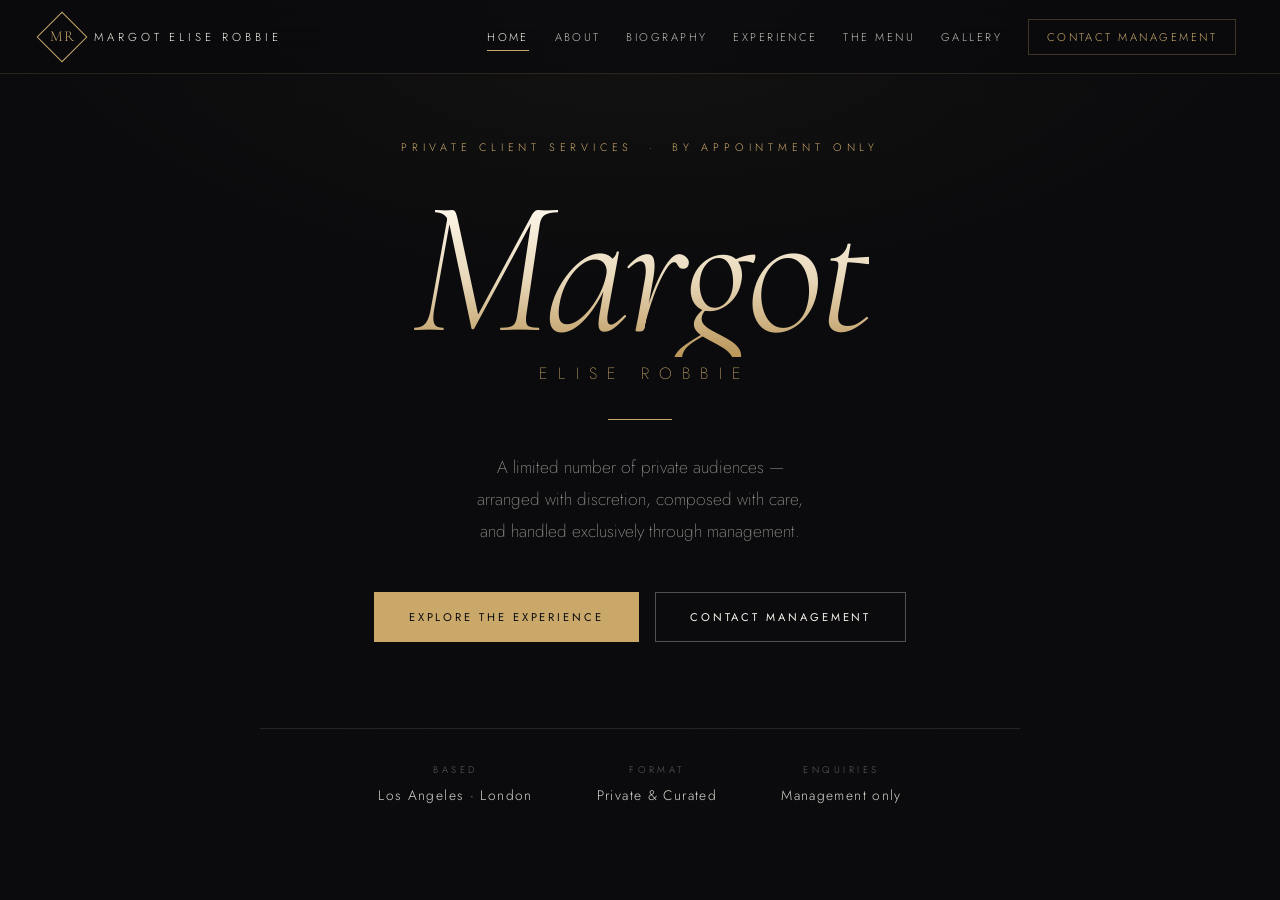
<file: index.html>
<!DOCTYPE html>
<html lang="en">
<head>
<meta charset="utf-8">
<meta name="viewport" content="width=device-width, initial-scale=1">
<title>Margot Elise Robbie — Private Meet &amp; Greet · By Appointment Only</title>
<meta name="description" content="Private, curated meet and greet experiences with Margot Elise Robbie. All enquiries, scheduling and arrangements handled exclusively through management.">
<link rel="preconnect" href="https://fonts.googleapis.com">
<link rel="preconnect" href="https://fonts.gstatic.com" crossorigin>
<link href="https://fonts.googleapis.com/css2?family=Cormorant+Garamond:ital,wght@0,300;0,400;0,500;0,600;1,300;1,400&family=Jost:wght@200;300;400;500&family=Playfair+Display:ital,wght@0,400;0,500;1,400&display=swap" rel="stylesheet">
<link rel="stylesheet" href="style.css">
</head>
<body data-page="home">

<header class="nav" id="nav">
  <a class="brand" href="index.html" aria-label="Margot Elise Robbie — home">
    <span class="brand__mark"><span>MR</span></span>
    <span class="brand__text">Margot Elise Robbie</span>
  </a>
  <nav class="nav__links" id="navLinks" aria-label="Primary">
    <a href="index.html">Home</a>
    <a href="about.html">About</a>
    <a href="biography.html">Biography</a>
    <a href="experience.html">Experience</a>
    <a href="menu.html">The Menu</a>
    <a href="gallery.html">Gallery</a>
    <a href="contact.html" class="nav__cta">Contact Management</a>
  </nav>
  <button class="nav__toggle" id="navToggle" aria-label="Open menu" aria-expanded="false" aria-controls="navLinks">
    <span></span><span></span>
  </button>
</header>

<main>
  <section class="hero">
    <div class="hero__bg" aria-hidden="true"></div>

    <div class="hero__inner stagger">
      <p class="eyebrow">Private Client Services &nbsp;·&nbsp; By Appointment Only</p>

      <h1 class="hero__name">
        <span class="hero__first">Margot</span>
        <span class="hero__last">Elise Robbie</span>
      </h1>

      <div class="rule"></div>

      <p class="hero__lede">
        A limited number of private audiences — arranged with discretion,
        composed with care, and handled exclusively through management.
      </p>

      <div class="hero__actions">
        <a class="btn btn--gold" href="experience.html">Explore the Experience</a>
        <a class="btn btn--ghost" href="contact.html">Contact Management</a>
      </div>

      <dl class="hero__meta">
        <div><dt>Based</dt><dd>Los Angeles · London</dd></div>
        <div><dt>Format</dt><dd>Private &amp; Curated</dd></div>
        <div><dt>Enquiries</dt><dd>Management only</dd></div>
      </dl>
    </div>
  </section>
</main>

<script src="script.js"></script>
</body>
</html>
</file>
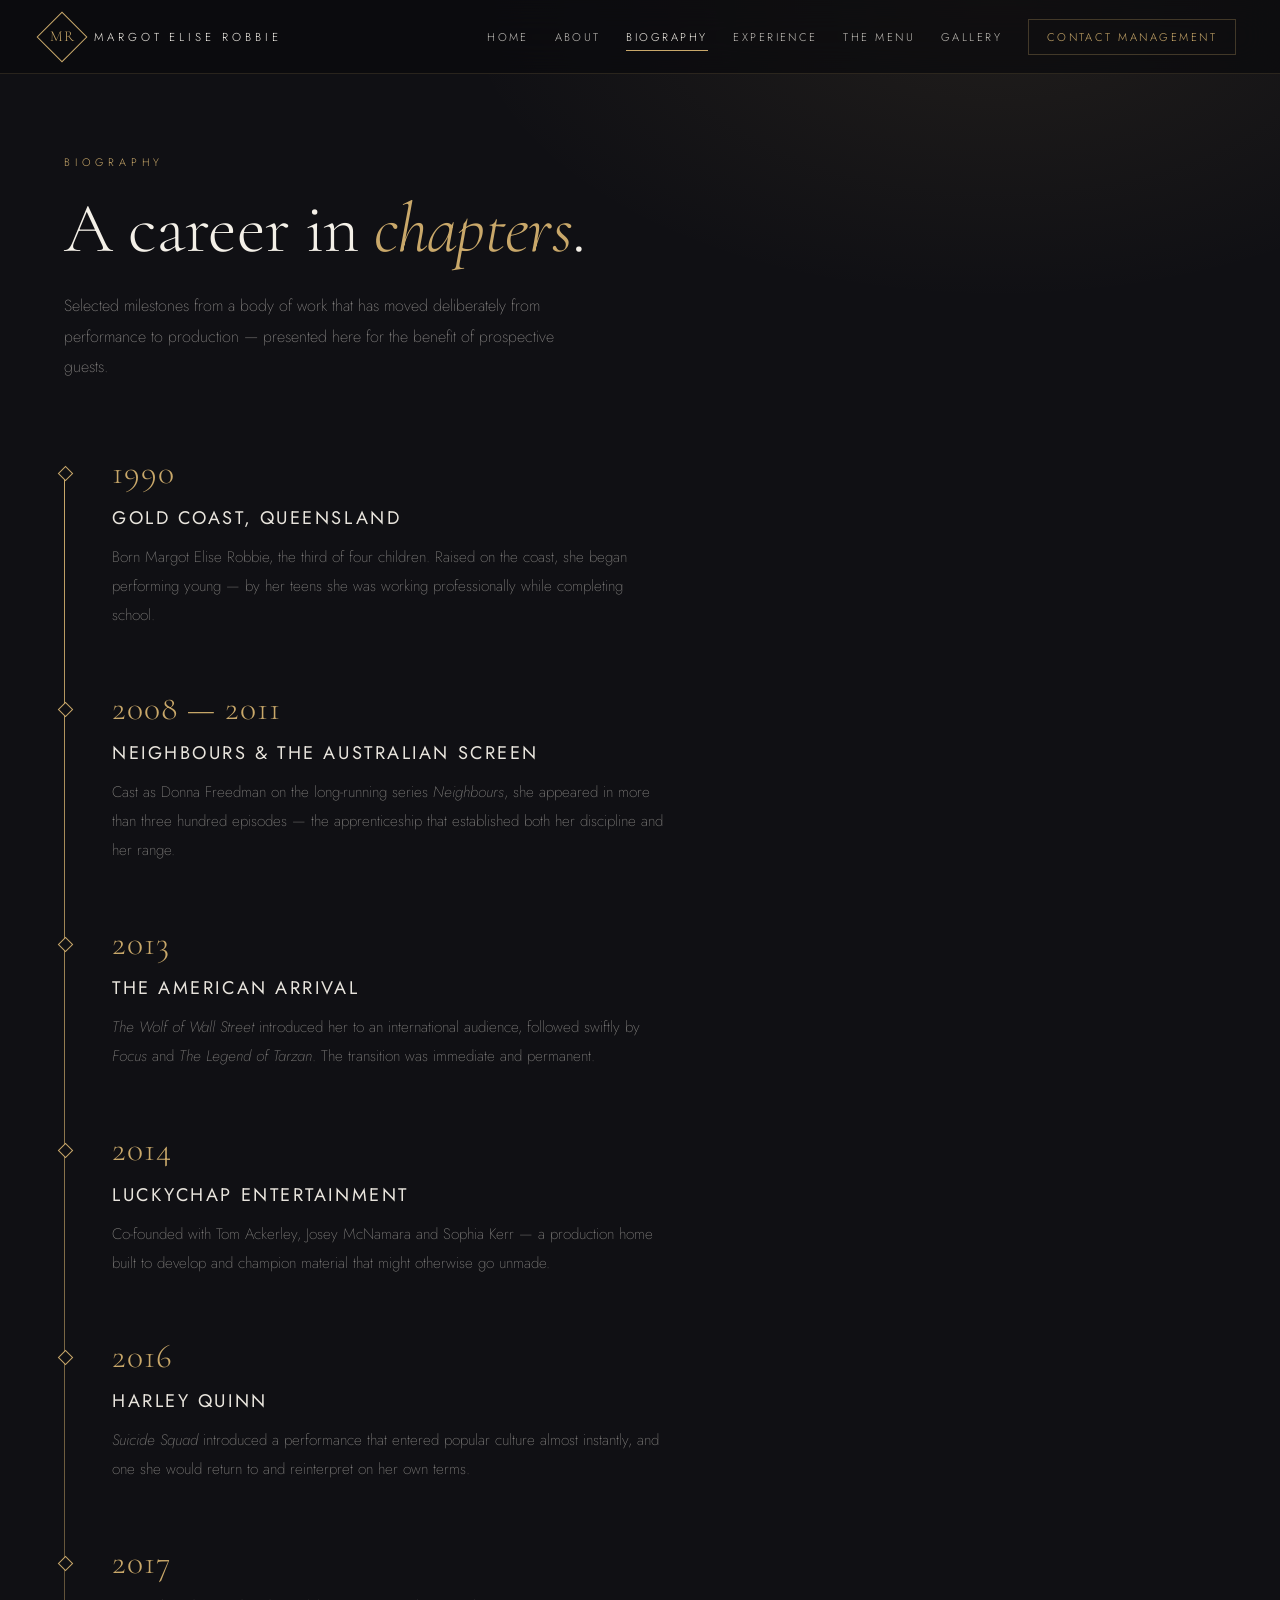
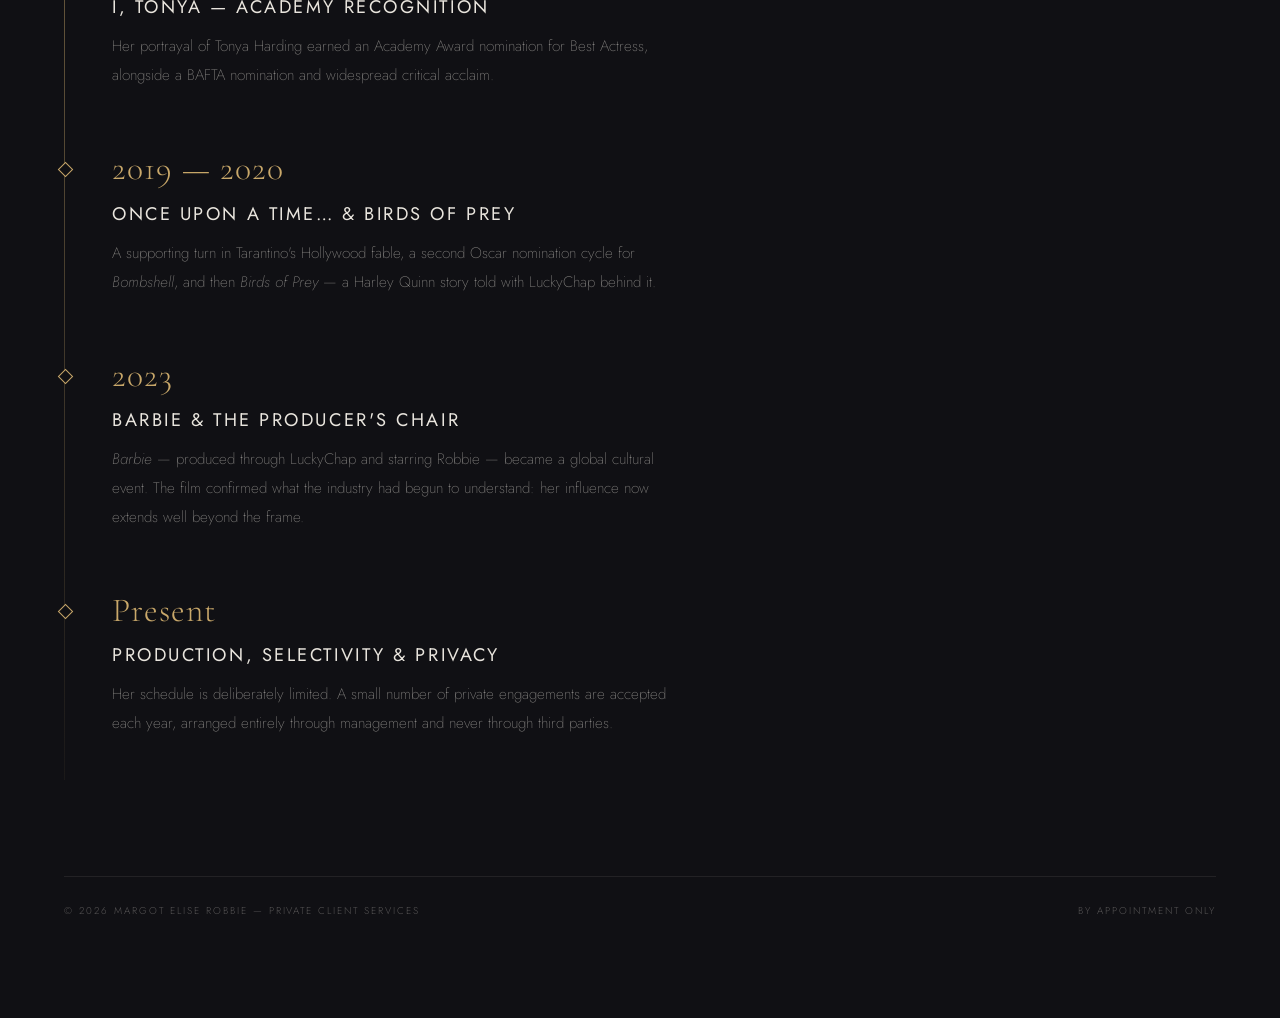
<file: biography.html>
<!DOCTYPE html>
<html lang="en">
<head>
<meta charset="utf-8">
<meta name="viewport" content="width=device-width, initial-scale=1">
<title>Biography — Margot Elise Robbie · By Appointment Only</title>
<meta name="description" content="Selected milestones from the career of Margot Elise Robbie — from Neighbours to LuckyChap and Barbie.">
<link rel="preconnect" href="https://fonts.googleapis.com">
<link rel="preconnect" href="https://fonts.gstatic.com" crossorigin>
<link href="https://fonts.googleapis.com/css2?family=Cormorant+Garamond:ital,wght@0,300;0,400;0,500;0,600;1,300;1,400&family=Jost:wght@200;300;400;500&family=Playfair+Display:ital,wght@0,400;0,500;1,400&display=swap" rel="stylesheet">
<link rel="stylesheet" href="style.css">
</head>
<body data-page="biography">

<header class="nav" id="nav">
  <a class="brand" href="index.html" aria-label="Margot Elise Robbie — home">
    <span class="brand__mark"><span>MR</span></span>
    <span class="brand__text">Margot Elise Robbie</span>
  </a>
  <nav class="nav__links" id="navLinks" aria-label="Primary">
    <a href="index.html">Home</a>
    <a href="about.html">About</a>
    <a href="biography.html">Biography</a>
    <a href="experience.html">Experience</a>
    <a href="menu.html">The Menu</a>
    <a href="gallery.html">Gallery</a>
    <a href="contact.html" class="nav__cta">Contact Management</a>
  </nav>
  <button class="nav__toggle" id="navToggle" aria-label="Open menu" aria-expanded="false" aria-controls="navLinks">
    <span></span><span></span>
  </button>
</header>

<main class="wrap pad">

  <div class="head stagger">
    <p class="eyebrow">Biography</p>
    <h1 class="sec-title">A career in <em>chapters</em>.</h1>
    <p class="sec-lede">
      Selected milestones from a body of work that has moved deliberately from
      performance to production — presented here for the benefit of prospective guests.
    </p>
  </div>

  <div class="tl stagger">

    <article class="tl__item">
      <p class="tl__year">1990</p>
      <h2 class="tl__title">Gold Coast, Queensland</h2>
      <p class="tl__text">
        Born Margot Elise Robbie, the third of four children. Raised on the coast,
        she began performing young — by her teens she was working professionally
        while completing school.
      </p>
    </article>

    <article class="tl__item">
      <p class="tl__year">2008 — 2011</p>
      <h2 class="tl__title">Neighbours &amp; the Australian Screen</h2>
      <p class="tl__text">
        Cast as Donna Freedman on the long-running series <em>Neighbours</em>, she
        appeared in more than three hundred episodes — the apprenticeship that
        established both her discipline and her range.
      </p>
    </article>

    <article class="tl__item">
      <p class="tl__year">2013</p>
      <h2 class="tl__title">The American Arrival</h2>
      <p class="tl__text">
        <em>The Wolf of Wall Street</em> introduced her to an international audience,
        followed swiftly by <em>Focus</em> and <em>The Legend of Tarzan</em>. The
        transition was immediate and permanent.
      </p>
    </article>

    <article class="tl__item">
      <p class="tl__year">2014</p>
      <h2 class="tl__title">LuckyChap Entertainment</h2>
      <p class="tl__text">
        Co-founded with Tom Ackerley, Josey McNamara and Sophia Kerr — a production
        home built to develop and champion material that might otherwise go unmade.
      </p>
    </article>

    <article class="tl__item">
      <p class="tl__year">2016</p>
      <h2 class="tl__title">Harley Quinn</h2>
      <p class="tl__text">
        <em>Suicide Squad</em> introduced a performance that entered popular culture
        almost instantly, and one she would return to and reinterpret on her own terms.
      </p>
    </article>

    <article class="tl__item">
      <p class="tl__year">2017</p>
      <h2 class="tl__title">I, Tonya — Academy Recognition</h2>
      <p class="tl__text">
        Her portrayal of Tonya Harding earned an Academy Award nomination for Best
        Actress, alongside a BAFTA nomination and widespread critical acclaim.
      </p>
    </article>

    <article class="tl__item">
      <p class="tl__year">2019 — 2020</p>
      <h2 class="tl__title">Once Upon a Time… &amp; Birds of Prey</h2>
      <p class="tl__text">
        A supporting turn in Tarantino's Hollywood fable, a second Oscar nomination
        cycle for <em>Bombshell</em>, and then <em>Birds of Prey</em> — a Harley Quinn
        story told with LuckyChap behind it.
      </p>
    </article>

    <article class="tl__item">
      <p class="tl__year">2023</p>
      <h2 class="tl__title">Barbie &amp; the Producer's Chair</h2>
      <p class="tl__text">
        <em>Barbie</em> — produced through LuckyChap and starring Robbie — became a
        global cultural event. The film confirmed what the industry had begun to
        understand: her influence now extends well beyond the frame.
      </p>
    </article>

    <article class="tl__item">
      <p class="tl__year">Present</p>
      <h2 class="tl__title">Production, Selectivity &amp; Privacy</h2>
      <p class="tl__text">
        Her schedule is deliberately limited. A small number of private engagements
        are accepted each year, arranged entirely through management and never
        through third parties.
      </p>
    </article>

  </div>

  <footer class="foot">
    <span>© <span id="year">2025</span> Margot Elise Robbie — Private Client Services</span>
    <span>By appointment only</span>
  </footer>
</main>

<script src="script.js"></script>
</body>
</html>
</file>
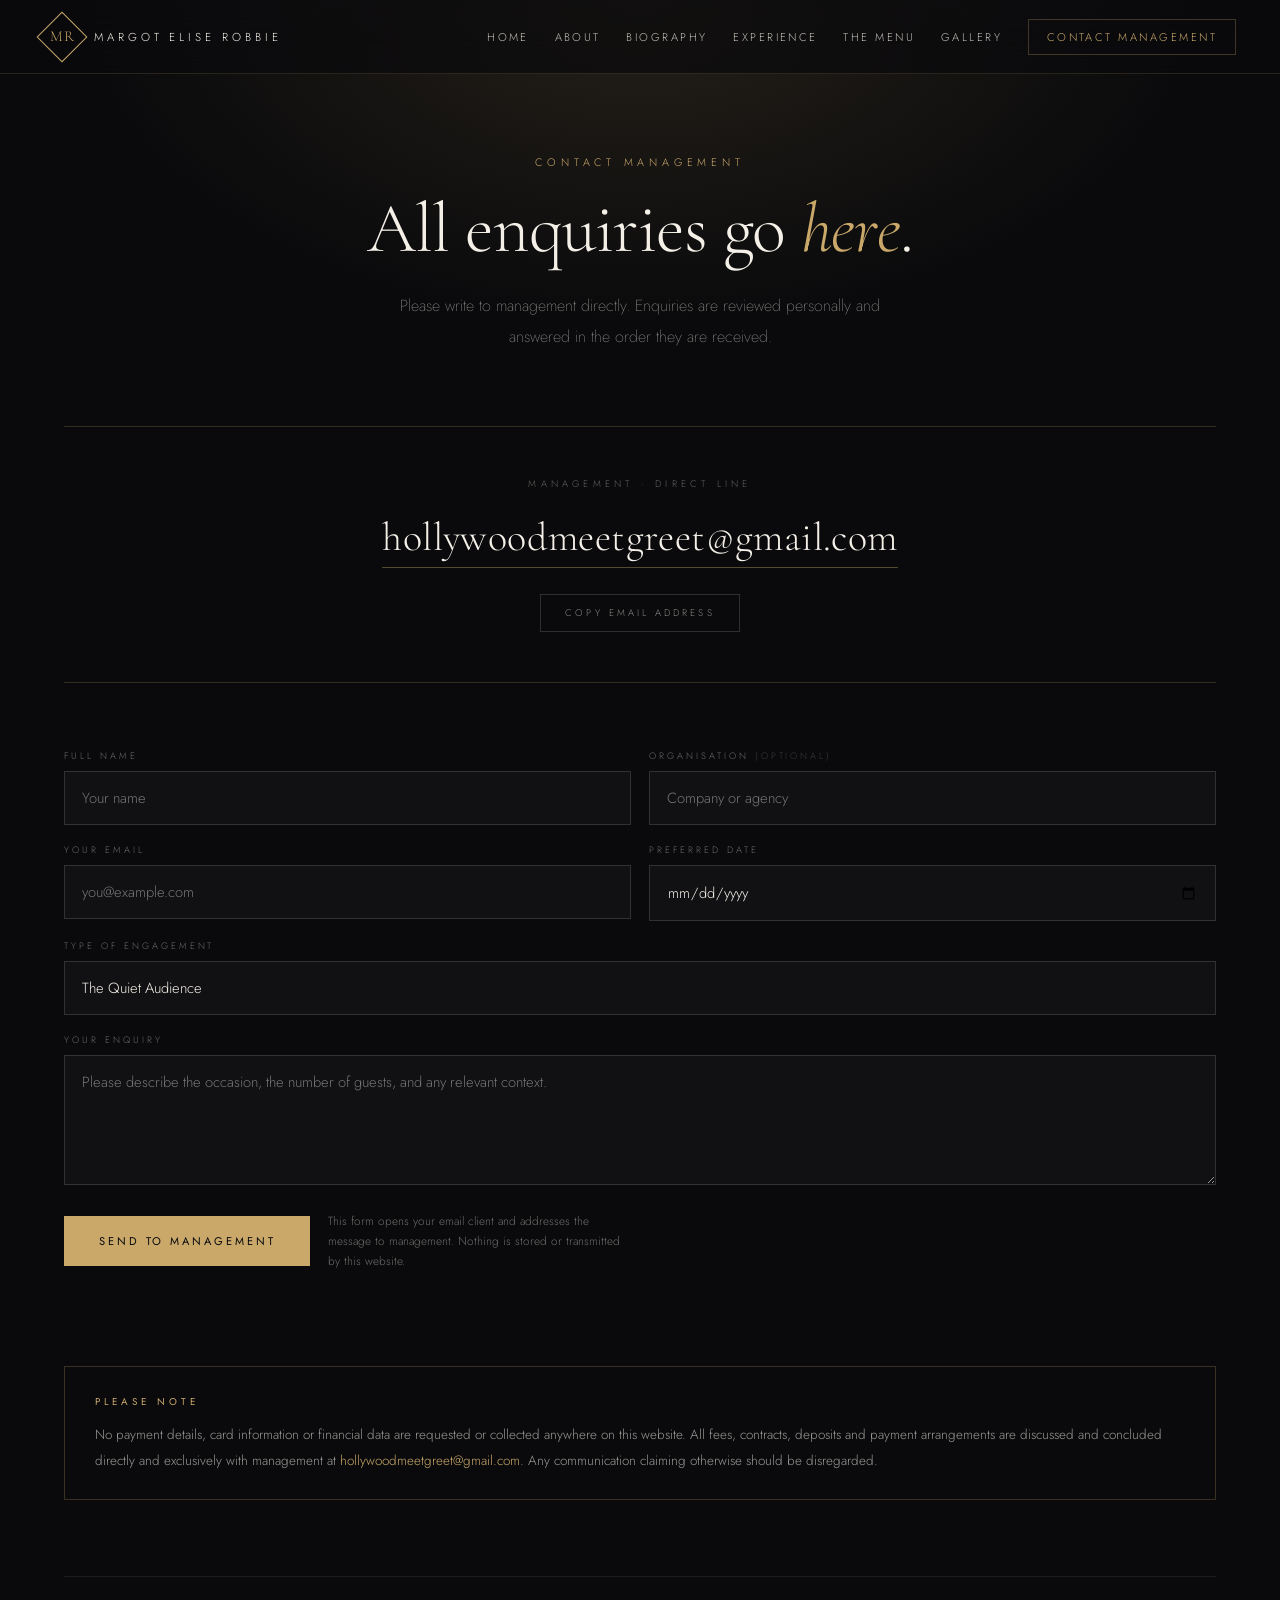
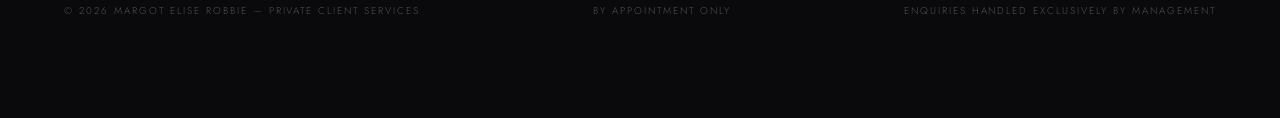
<file: contact.html>
<!DOCTYPE html>
<html lang="en">
<head>
<meta charset="utf-8">
<meta name="viewport" content="width=device-width, initial-scale=1">
<title>Contact Management — Margot Elise Robbie · By Appointment Only</title>
<meta name="description" content="All meet and greet enquiries are handled exclusively by management at hollywoodmeetgreet@gmail.com.">
<link rel="preconnect" href="https://fonts.googleapis.com">
<link rel="preconnect" href="https://fonts.gstatic.com" crossorigin>
<link href="https://fonts.googleapis.com/css2?family=Cormorant+Garamond:ital,wght@0,300;0,400;0,500;0,600;1,300;1,400&family=Jost:wght@200;300;400;500&family=Playfair+Display:ital,wght@0,400;0,500;1,400&display=swap" rel="stylesheet">
<link rel="stylesheet" href="style.css">
</head>
<body data-page="contact">

<header class="nav" id="nav">
  <a class="brand" href="index.html" aria-label="Margot Elise Robbie — home">
    <span class="brand__mark"><span>MR</span></span>
    <span class="brand__text">Margot Elise Robbie</span>
  </a>
  <nav class="nav__links" id="navLinks" aria-label="Primary">
    <a href="index.html">Home</a>
    <a href="about.html">About</a>
    <a href="biography.html">Biography</a>
    <a href="experience.html">Experience</a>
    <a href="menu.html">The Menu</a>
    <a href="gallery.html">Gallery</a>
    <a href="contact.html" class="nav__cta">Contact Management</a>
  </nav>
  <button class="nav__toggle" id="navToggle" aria-label="Open menu" aria-expanded="false" aria-controls="navLinks">
    <span></span><span></span>
  </button>
</header>

<main class="wrap pad" id="contact">

  <div class="head stagger">
    <p class="eyebrow">Contact Management</p>
    <h1 class="sec-title">All enquiries go <em>here</em>.</h1>
    <p class="sec-lede">
      Please write to management directly. Enquiries are reviewed personally and
      answered in the order they are received.
    </p>
  </div>

  <div class="email-block stagger">
    <p class="email-block__label">Management · Direct Line</p>
    <a class="email" href="mailto:hollywoodmeetgreet@gmail.com">hollywoodmeetgreet@gmail.com</a>
    <button class="copy-btn" id="copyBtn" type="button" data-email="hollywoodmeetgreet@gmail.com">Copy email address</button>
  </div>

  <form class="form stagger" id="enquiryForm" novalidate>
    <div class="field">
      <label for="f-name">Full name</label>
      <input id="f-name" name="name" type="text" autocomplete="name" placeholder="Your name" required>
    </div>
    <div class="field">
      <label for="f-org">Organisation <span style="opacity:.5">(optional)</span></label>
      <input id="f-org" name="organisation" type="text" placeholder="Company or agency">
    </div>
    <div class="field">
      <label for="f-email">Your email</label>
      <input id="f-email" name="email" type="email" autocomplete="email" placeholder="you@example.com" required>
    </div>
    <div class="field">
      <label for="f-date">Preferred date</label>
      <input id="f-date" name="date" type="date">
    </div>
    <div class="field field--full">
      <label for="f-type">Type of engagement</label>
      <select id="f-type" name="type">
        <option>The Quiet Audience</option>
        <option>The Evening Reception</option>
        <option>The Press Roundtable</option>
        <option>The Studio Session</option>
        <option>Red Carpet Access</option>
        <option>Private Screening &amp; Q&amp;A</option>
        <option>The Chef's Table</option>
        <option>The Long Lunch</option>
        <option>The Producer's Masterclass</option>
        <option>One-to-One Mentorship</option>
        <option>Other / not sure yet</option>
      </select>
    </div>
    <div class="field field--full">
      <label for="f-msg">Your enquiry</label>
      <textarea id="f-msg" name="message" placeholder="Please describe the occasion, the number of guests, and any relevant context." required></textarea>
    </div>

    <div class="form__actions">
      <button class="btn btn--gold" type="submit">Send to Management</button>
      <p class="form__note">
        This form opens your email client and addresses the message to management.
        Nothing is stored or transmitted by this website.
      </p>
    </div>
    <p id="formStatus" role="status" aria-live="polite"></p>
  </form>

  <div class="assurance stagger">
    <strong>Please note</strong>
    No payment details, card information or financial data are requested or collected
    anywhere on this website. All fees, contracts, deposits and payment arrangements
    are discussed and concluded directly and exclusively with management at
    <a href="mailto:hollywoodmeetgreet@gmail.com">hollywoodmeetgreet@gmail.com</a>.
    Any communication claiming otherwise should be disregarded.
  </div>

  <footer class="foot">
    <span>© <span id="year">2025</span> Margot Elise Robbie — Private Client Services</span>
    <span>By appointment only</span>
    <span>Enquiries handled exclusively by management</span>
  </footer>
</main>

<script src="script.js"></script>
</body>
</html>
</file>
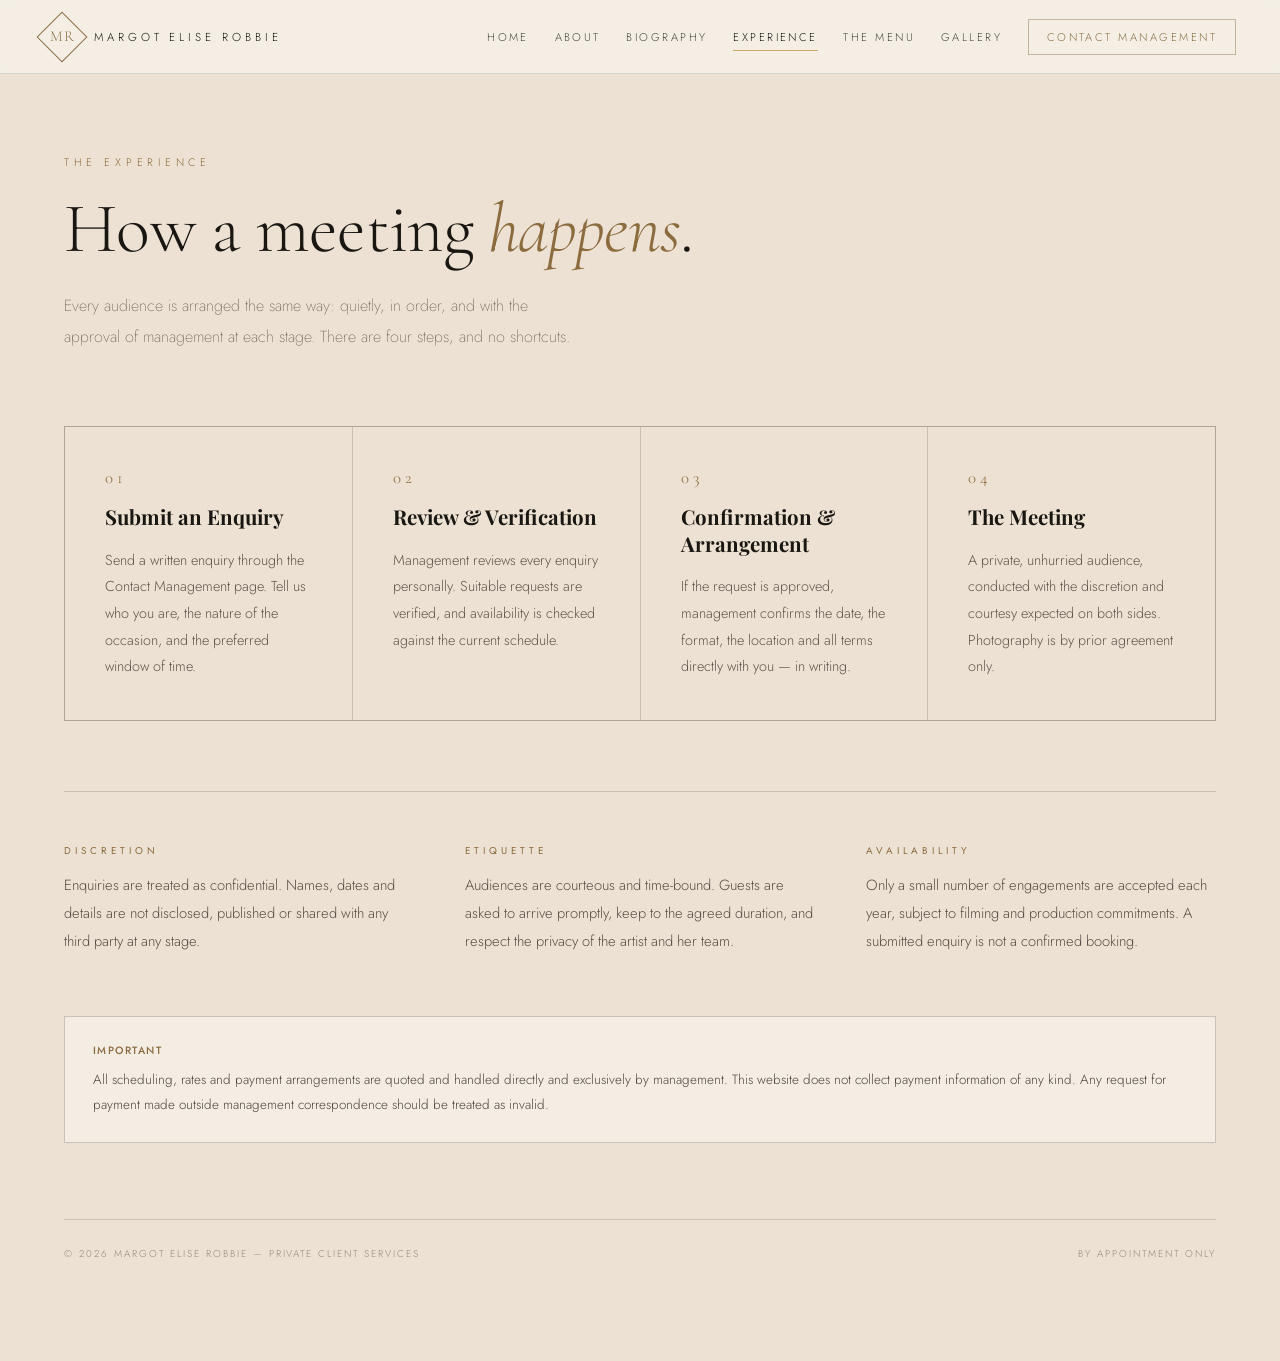
<file: experience.html>
<!DOCTYPE html>
<html lang="en">
<head>
<meta charset="utf-8">
<meta name="viewport" content="width=device-width, initial-scale=1">
<title>The Experience — Margot Elise Robbie · By Appointment Only</title>
<meta name="description" content="How a private meeting with Margot Elise Robbie is arranged — enquiry, review, confirmation and the meeting itself.">
<link rel="preconnect" href="https://fonts.googleapis.com">
<link rel="preconnect" href="https://fonts.gstatic.com" crossorigin>
<link href="https://fonts.googleapis.com/css2?family=Cormorant+Garamond:ital,wght@0,300;0,400;0,500;0,600;1,300;1,400&family=Jost:wght@200;300;400;500&family=Playfair+Display:ital,wght@0,400;0,500;1,400&display=swap" rel="stylesheet">
<link rel="stylesheet" href="style.css">
</head>
<body data-page="experience">

<header class="nav nav--light" id="nav">
  <a class="brand" href="index.html" aria-label="Margot Elise Robbie — home">
    <span class="brand__mark"><span>MR</span></span>
    <span class="brand__text">Margot Elise Robbie</span>
  </a>
  <nav class="nav__links" id="navLinks" aria-label="Primary">
    <a href="index.html">Home</a>
    <a href="about.html">About</a>
    <a href="biography.html">Biography</a>
    <a href="experience.html">Experience</a>
    <a href="menu.html">The Menu</a>
    <a href="gallery.html">Gallery</a>
    <a href="contact.html" class="nav__cta">Contact Management</a>
  </nav>
  <button class="nav__toggle" id="navToggle" aria-label="Open menu" aria-expanded="false" aria-controls="navLinks">
    <span></span><span></span>
  </button>
</header>

<main class="wrap pad">

  <div class="head stagger">
    <p class="eyebrow">The Experience</p>
    <h1 class="sec-title">How a meeting <em>happens</em>.</h1>
    <p class="sec-lede">
      Every audience is arranged the same way: quietly, in order, and with the
      approval of management at each stage. There are four steps, and no shortcuts.
    </p>
  </div>

  <div class="steps stagger">

    <article class="step">
      <p class="step__num">01</p>
      <h2 class="step__name">Submit an Enquiry</h2>
      <p class="step__text">
        Send a written enquiry through the Contact Management page. Tell us who you
        are, the nature of the occasion, and the preferred window of time.
      </p>
    </article>

    <article class="step">
      <p class="step__num">02</p>
      <h2 class="step__name">Review &amp; Verification</h2>
      <p class="step__text">
        Management reviews every enquiry personally. Suitable requests are verified,
        and availability is checked against the current schedule.
      </p>
    </article>

    <article class="step">
      <p class="step__num">03</p>
      <h2 class="step__name">Confirmation &amp; Arrangement</h2>
      <p class="step__text">
        If the request is approved, management confirms the date, the format, the
        location and all terms directly with you — in writing.
      </p>
    </article>

    <article class="step">
      <p class="step__num">04</p>
      <h2 class="step__name">The Meeting</h2>
      <p class="step__text">
        A private, unhurried audience, conducted with the discretion and courtesy
        expected on both sides. Photography is by prior agreement only.
      </p>
    </article>

  </div>

  <div class="etiquette stagger">
    <div>
      <h3>Discretion</h3>
      <p>
        Enquiries are treated as confidential. Names, dates and details are not
        disclosed, published or shared with any third party at any stage.
      </p>
    </div>
    <div>
      <h3>Etiquette</h3>
      <p>
        Audiences are courteous and time-bound. Guests are asked to arrive promptly,
        keep to the agreed duration, and respect the privacy of the artist and her team.
      </p>
    </div>
    <div>
      <h3>Availability</h3>
      <p>
        Only a small number of engagements are accepted each year, subject to filming
        and production commitments. A submitted enquiry is not a confirmed booking.
      </p>
    </div>
  </div>

  <div class="notice stagger">
    <strong>Important</strong>
    All scheduling, rates and payment arrangements are quoted and handled directly
    and exclusively by management. This website does not collect payment information
    of any kind. Any request for payment made outside management correspondence
    should be treated as invalid.
  </div>

  <footer class="foot foot--ink">
    <span>© <span id="year">2025</span> Margot Elise Robbie — Private Client Services</span>
    <span>By appointment only</span>
  </footer>
</main>

<script src="script.js"></script>
</body>
</html>
</file>
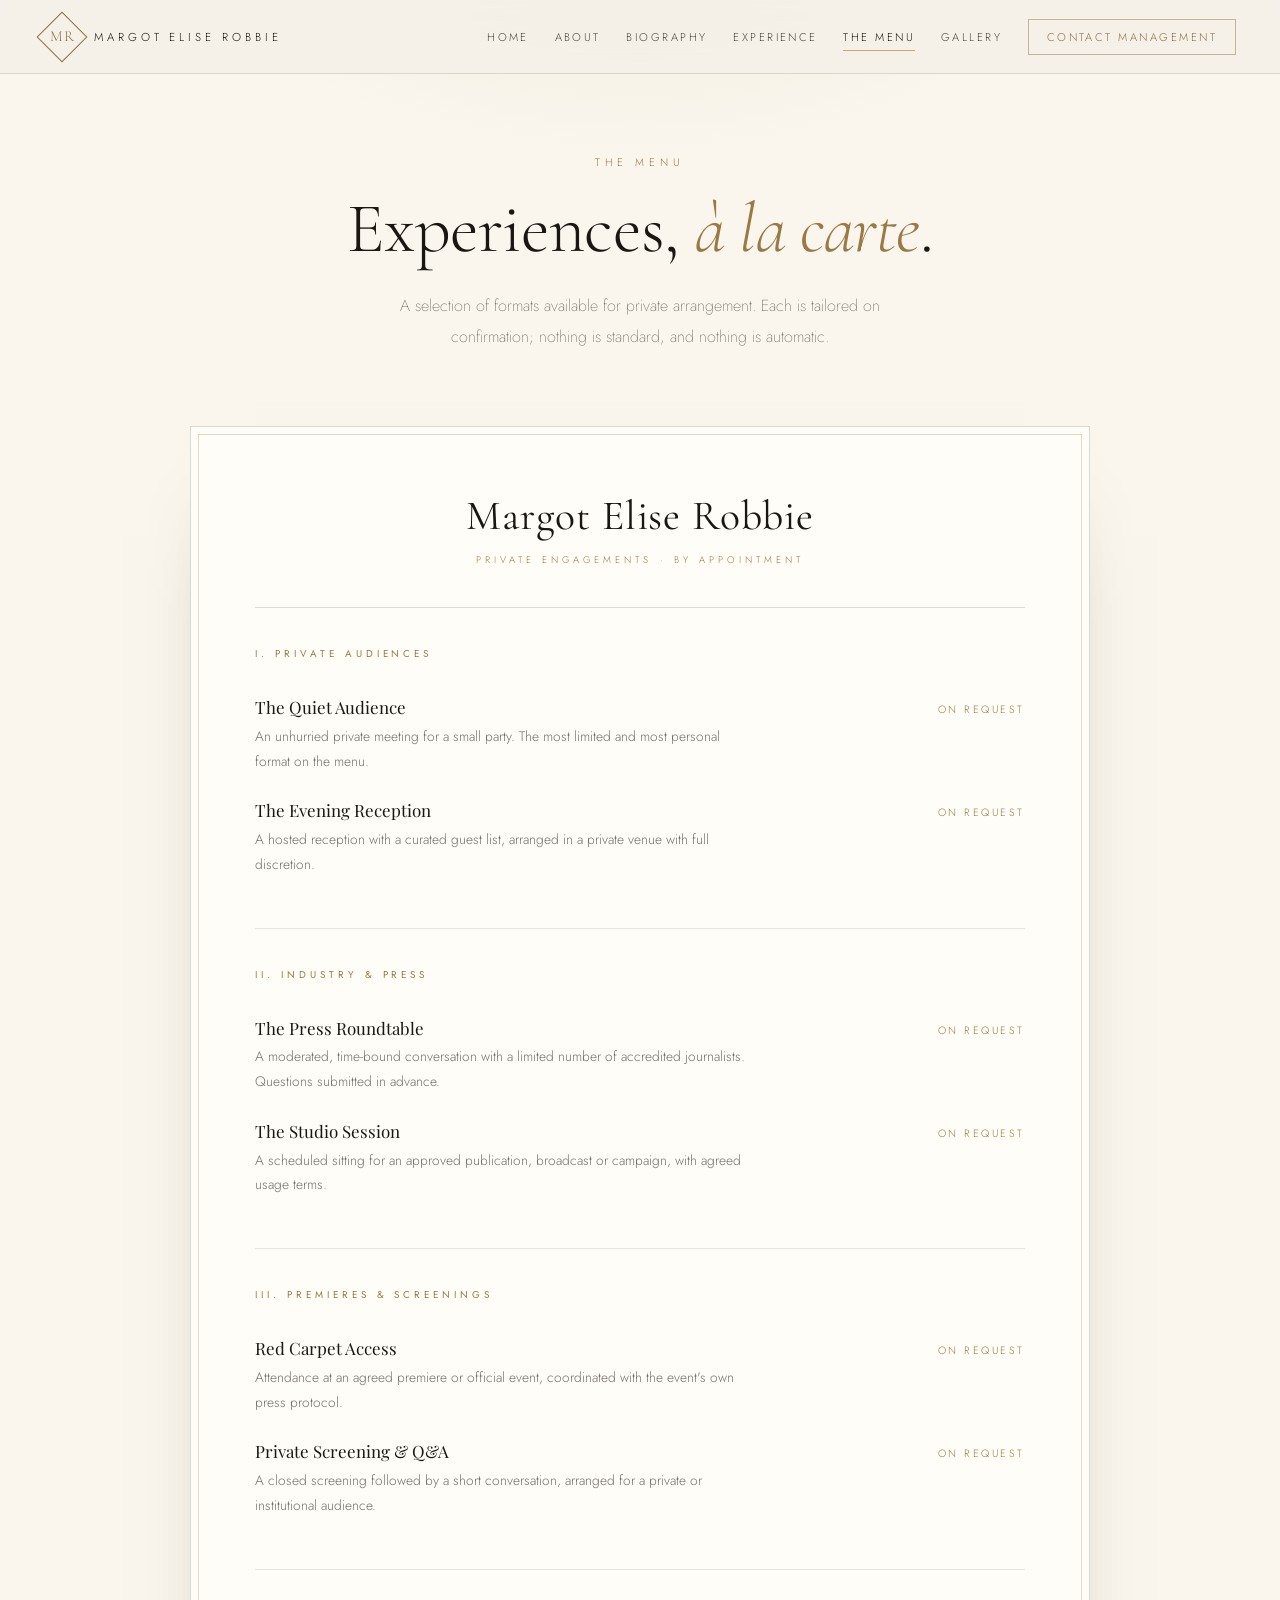
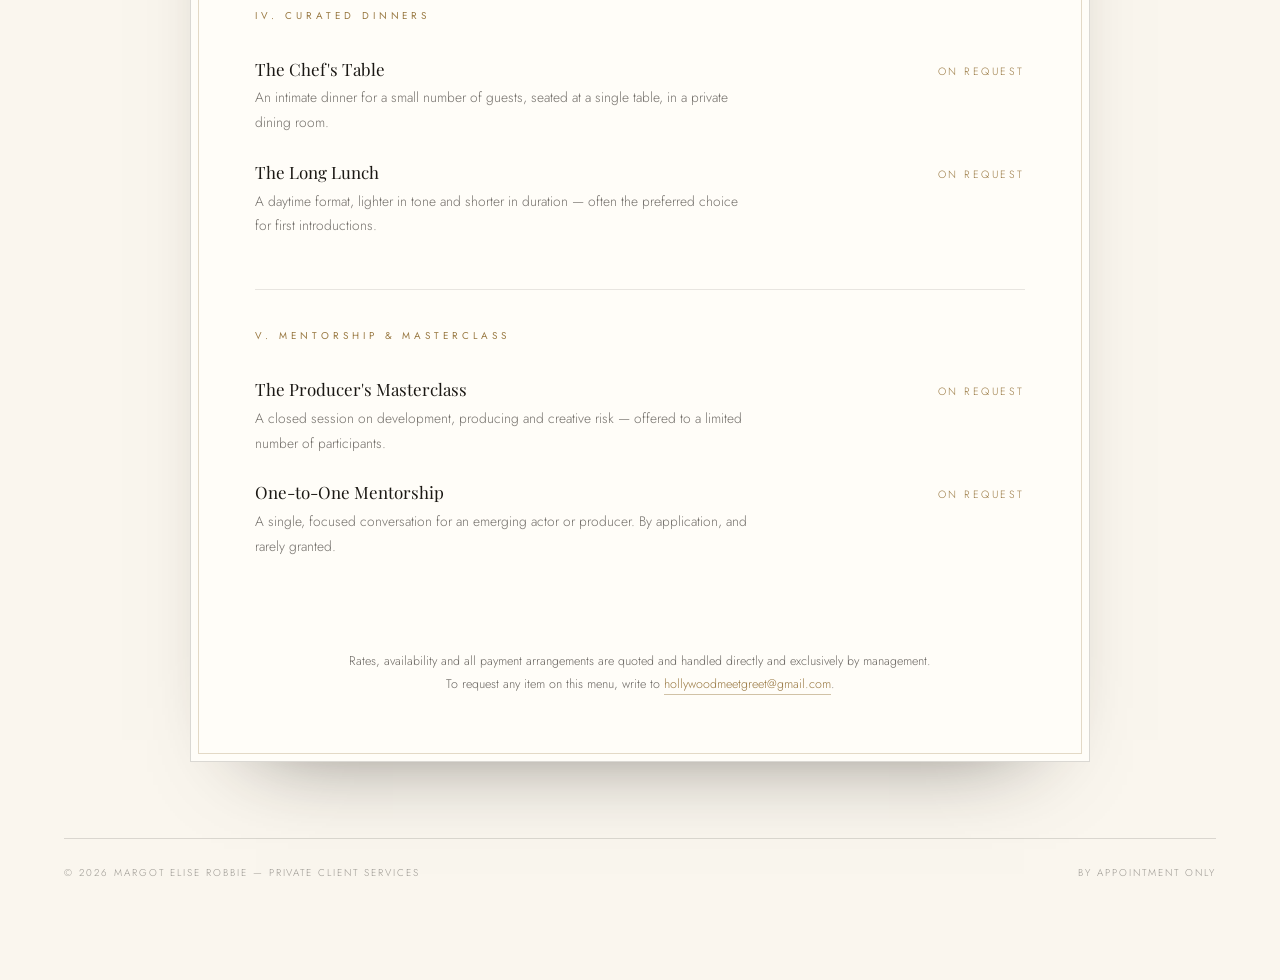
<file: menu.html>
<!DOCTYPE html>
<html lang="en">
<head>
<meta charset="utf-8">
<meta name="viewport" content="width=device-width, initial-scale=1">
<title>The Menu — Margot Elise Robbie · By Appointment Only</title>
<meta name="description" content="Private engagements available by arrangement with Margot Elise Robbie. Rates and all payment arrangements handled exclusively by management.">
<link rel="preconnect" href="https://fonts.googleapis.com">
<link rel="preconnect" href="https://fonts.gstatic.com" crossorigin>
<link href="https://fonts.googleapis.com/css2?family=Cormorant+Garamond:ital,wght@0,300;0,400;0,500;0,600;1,300;1,400&family=Jost:wght@200;300;400;500&family=Playfair+Display:ital,wght@0,400;0,500;1,400&display=swap" rel="stylesheet">
<link rel="stylesheet" href="style.css">
</head>
<body data-page="menu">

<header class="nav nav--light" id="nav">
  <a class="brand" href="index.html" aria-label="Margot Elise Robbie — home">
    <span class="brand__mark"><span>MR</span></span>
    <span class="brand__text">Margot Elise Robbie</span>
  </a>
  <nav class="nav__links" id="navLinks" aria-label="Primary">
    <a href="index.html">Home</a>
    <a href="about.html">About</a>
    <a href="biography.html">Biography</a>
    <a href="experience.html">Experience</a>
    <a href="menu.html">The Menu</a>
    <a href="gallery.html">Gallery</a>
    <a href="contact.html" class="nav__cta">Contact Management</a>
  </nav>
  <button class="nav__toggle" id="navToggle" aria-label="Open menu" aria-expanded="false" aria-controls="navLinks">
    <span></span><span></span>
  </button>
</header>

<main class="wrap pad">

  <div class="head stagger" style="text-align:center;margin-inline:auto">
    <p class="eyebrow">The Menu</p>
    <h1 class="sec-title">Experiences, <em>à la carte</em>.</h1>
    <p class="sec-lede">
      A selection of formats available for private arrangement. Each is tailored on
      confirmation; nothing is standard, and nothing is automatic.
    </p>
  </div>

  <div class="menu-card stagger">

    <div class="menu-card__head">
      <h2 class="menu-card__title">Margot Elise Robbie</h2>
      <p class="menu-card__sub">Private Engagements · By Appointment</p>
    </div>

    <div class="menu-group">
      <p class="menu-group__name">I. Private Audiences</p>

      <div class="menu-item">
        <span class="menu-item__name">The Quiet Audience</span>
        <span class="menu-item__price">On request</span>
        <span class="menu-item__desc">An unhurried private meeting for a small party. The most limited and most personal format on the menu.</span>
      </div>

      <div class="menu-item">
        <span class="menu-item__name">The Evening Reception</span>
        <span class="menu-item__price">On request</span>
        <span class="menu-item__desc">A hosted reception with a curated guest list, arranged in a private venue with full discretion.</span>
      </div>
    </div>

    <div class="menu-group">
      <p class="menu-group__name">II. Industry &amp; Press</p>

      <div class="menu-item">
        <span class="menu-item__name">The Press Roundtable</span>
        <span class="menu-item__price">On request</span>
        <span class="menu-item__desc">A moderated, time-bound conversation with a limited number of accredited journalists. Questions submitted in advance.</span>
      </div>

      <div class="menu-item">
        <span class="menu-item__name">The Studio Session</span>
        <span class="menu-item__price">On request</span>
        <span class="menu-item__desc">A scheduled sitting for an approved publication, broadcast or campaign, with agreed usage terms.</span>
      </div>
    </div>

    <div class="menu-group">
      <p class="menu-group__name">III. Premieres &amp; Screenings</p>

      <div class="menu-item">
        <span class="menu-item__name">Red Carpet Access</span>
        <span class="menu-item__price">On request</span>
        <span class="menu-item__desc">Attendance at an agreed premiere or official event, coordinated with the event's own press protocol.</span>
      </div>

      <div class="menu-item">
        <span class="menu-item__name">Private Screening &amp; Q&amp;A</span>
        <span class="menu-item__price">On request</span>
        <span class="menu-item__desc">A closed screening followed by a short conversation, arranged for a private or institutional audience.</span>
      </div>
    </div>

    <div class="menu-group">
      <p class="menu-group__name">IV. Curated Dinners</p>

      <div class="menu-item">
        <span class="menu-item__name">The Chef's Table</span>
        <span class="menu-item__price">On request</span>
        <span class="menu-item__desc">An intimate dinner for a small number of guests, seated at a single table, in a private dining room.</span>
      </div>

      <div class="menu-item">
        <span class="menu-item__name">The Long Lunch</span>
        <span class="menu-item__price">On request</span>
        <span class="menu-item__desc">A daytime format, lighter in tone and shorter in duration — often the preferred choice for first introductions.</span>
      </div>
    </div>

    <div class="menu-group">
      <p class="menu-group__name">V. Mentorship &amp; Masterclass</p>

      <div class="menu-item">
        <span class="menu-item__name">The Producer's Masterclass</span>
        <span class="menu-item__price">On request</span>
        <span class="menu-item__desc">A closed session on development, producing and creative risk — offered to a limited number of participants.</span>
      </div>

      <div class="menu-item">
        <span class="menu-item__name">One-to-One Mentorship</span>
        <span class="menu-item__price">On request</span>
        <span class="menu-item__desc">A single, focused conversation for an emerging actor or producer. By application, and rarely granted.</span>
      </div>
    </div>

    <p class="menu-foot">
      Rates, availability and all payment arrangements are quoted and handled
      directly and exclusively by management.<br>
      To request any item on this menu, write to
      <a href="mailto:hollywoodmeetgreet@gmail.com">hollywoodmeetgreet@gmail.com</a>.
    </p>

  </div>

  <footer class="foot foot--ink">
    <span>© <span id="year">2025</span> Margot Elise Robbie — Private Client Services</span>
    <span>By appointment only</span>
  </footer>
</main>

<script src="script.js"></script>
</body>
</html>
</file>
<file: style.css>
/* ============================================================
   MARGOT ELISE ROBBIE — Private Client Services
   Shared stylesheet · all pages
   ============================================================ */

:root{
  --gold:#c9a86a;
  --gold-deep:#8a6f43;
  --gold-soft:rgba(201,168,106,.28);
  --noir:#0b0b0d;
  --bone:#f4f0e8;
  --ink:#1a1713;
  --sand:#ece1d2;
  --cream:#faf6ee;
  --ease:cubic-bezier(.22,.61,.36,1);
  --nav-h:74px;
}

*{box-sizing:border-box;margin:0;padding:0}
html{-webkit-text-size-adjust:100%;scroll-behavior:smooth}
body{
  font-family:'Jost',-apple-system,BlinkMacSystemFont,sans-serif;
  font-weight:300;
  background:var(--noir);
  color:var(--bone);
  -webkit-font-smoothing:antialiased;
  -moz-osx-font-smoothing:grayscale;
  overflow-x:hidden;
}
a{color:inherit;text-decoration:none}
img{display:block;max-width:100%}
button{font:inherit;color:inherit;background:none;border:none;cursor:pointer}
::selection{background:var(--gold);color:#0b0b0d}

/* ---------------- NAV ---------------- */
.nav{
  position:fixed; inset:0 0 auto 0; z-index:200;
  height:var(--nav-h);
  display:flex; align-items:center; justify-content:space-between;
  padding:0 clamp(18px,4vw,44px);
  background:rgba(11,11,13,.72);
  backdrop-filter:blur(18px) saturate(140%);
  -webkit-backdrop-filter:blur(18px) saturate(140%);
  border-bottom:1px solid rgba(201,168,106,.16);
  transition:background .5s var(--ease), border-color .5s var(--ease), color .5s var(--ease);
}
.brand{display:flex;align-items:center;gap:14px;letter-spacing:.02em}
.brand__mark{
  width:36px;height:36px;flex:none;
  display:grid;place-items:center;
  border:1px solid var(--gold);
  font-family:'Cormorant Garamond',serif;
  font-size:.95rem; letter-spacing:.06em;
  color:var(--gold);
  transform:rotate(45deg);
}
.brand__mark span{transform:rotate(-45deg);display:block;line-height:1}
.brand__text{
  font-size:.72rem; letter-spacing:.34em; text-transform:uppercase;
  font-weight:300; white-space:nowrap;
}
.nav__links{display:flex;align-items:center;gap:clamp(14px,2vw,30px)}
.nav__links a{
  position:relative;
  font-size:.7rem; letter-spacing:.22em; text-transform:uppercase;
  font-weight:300; opacity:.78; padding:6px 0;
  transition:opacity .35s var(--ease);
}
.nav__links a:hover{opacity:1}
.nav__links a::after{
  content:''; position:absolute; left:0; right:0; bottom:0; height:1px;
  background:var(--gold); transform:scaleX(0); transform-origin:left;
  transition:transform .45s var(--ease);
}
.nav__links a[aria-current="page"]{opacity:1}
.nav__links a[aria-current="page"]::after{transform:scaleX(1)}
.nav__cta{
  border:1px solid var(--gold-soft); padding:9px 18px !important;
  opacity:1 !important; color:var(--gold);
  transition:background .4s var(--ease), color .4s var(--ease), border-color .4s var(--ease);
}
.nav__cta:hover{background:var(--gold);color:#0b0b0d;border-color:var(--gold)}
.nav__cta::after{display:none}
.nav__toggle{display:none;width:44px;height:44px;position:relative}
.nav__toggle span{
  position:absolute;left:11px;right:11px;height:1px;background:currentColor;
  transition:transform .4s var(--ease), opacity .3s;
}
.nav__toggle span:nth-child(1){top:19px}
.nav__toggle span:nth-child(2){top:26px}
.nav.is-open .nav__toggle span:nth-child(1){transform:translateY(3.5px) rotate(45deg)}
.nav.is-open .nav__toggle span:nth-child(2){transform:translateY(-3.5px) rotate(-45deg)}

/* Light nav variant */
.nav--light{
  background:rgba(244,240,232,.9);
  color:var(--ink);
  border-bottom-color:rgba(26,23,19,.13);
}
.nav--light .brand__mark{color:var(--gold-deep);border-color:var(--gold-deep)}
.nav--light .nav__cta{color:var(--gold-deep);border-color:rgba(138,111,67,.45)}
.nav--light .nav__cta:hover{background:var(--gold-deep);color:var(--bone);border-color:var(--gold-deep)}

/* ---------------- SHELL ---------------- */
.wrap{width:min(1180px,90vw);margin-inline:auto}
.pad{padding:calc(var(--nav-h) + 80px) 0 100px}
.eyebrow{
  font-size:.68rem; letter-spacing:.44em; text-transform:uppercase;
  font-weight:300; color:var(--gold);
}
.rule{width:64px;height:1px;background:var(--gold);opacity:.7}
.sec-title{
  font-family:'Cormorant Garamond',serif;font-weight:300;
  font-size:clamp(2.3rem,6vw,4.4rem);line-height:1.04;letter-spacing:-.01em;
  margin:22px 0 0;
}
.sec-title em{font-style:italic;color:var(--gold)}
.sec-lede{
  margin-top:26px;font-size:1rem;line-height:1.9;font-weight:200;
  color:rgba(244,240,232,.58);max-width:58ch;
}
.head{max-width:820px;margin-bottom:clamp(40px,6vw,74px)}

/* Entrance animation */
.stagger > *{opacity:0}
.stagger > *{animation:rise .95s var(--ease) both}
.stagger > *:nth-child(1){animation-delay:.06s}
.stagger > *:nth-child(2){animation-delay:.14s}
.stagger > *:nth-child(3){animation-delay:.22s}
.stagger > *:nth-child(4){animation-delay:.30s}
.stagger > *:nth-child(5){animation-delay:.38s}
.stagger > *:nth-child(6){animation-delay:.46s}
.stagger > *:nth-child(7){animation-delay:.54s}
.stagger > *:nth-child(8){animation-delay:.62s}
@keyframes rise{from{opacity:0;transform:translateY(20px)}to{opacity:1;transform:none}}

/* Buttons */
.btn{
  display:inline-flex;align-items:center;justify-content:center;gap:12px;
  padding:16px 34px;
  font-size:.7rem;letter-spacing:.26em;text-transform:uppercase;font-weight:400;
  border:1px solid transparent;
  transition:all .45s var(--ease);
}
.btn--gold{background:var(--gold);color:#0b0b0d;border-color:var(--gold)}
.btn--gold:hover{background:transparent;color:var(--gold)}
.btn--ghost{border-color:rgba(244,240,232,.3);color:var(--bone)}
.btn--ghost:hover{border-color:var(--gold);color:var(--gold)}

/* ---------------- HOME ---------------- */
body[data-page="home"]{
  background:
    radial-gradient(1100px 620px at 50% -10%, rgba(201,168,106,.16), transparent 62%),
    radial-gradient(900px 700px at 88% 108%, rgba(120,90,150,.14), transparent 60%),
    radial-gradient(700px 500px at 6% 92%, rgba(40,90,120,.14), transparent 60%),
    #0b0b0d;
}
.hero{
  position:relative;
  min-height:100svh;
  display:flex;flex-direction:column;align-items:center;justify-content:center;
  text-align:center;
  padding:calc(var(--nav-h) + 60px) 6vw 90px;
  overflow:hidden;
}
.hero__bg{
  position:absolute;inset:0;
  background-image:url("https://upload.wikimedia.org/wikipedia/commons/1/1e/Margot_Robbie_%2828601016915%29_%28cropped_3%29.jpg");
  background-size:cover;
  background-position:center 22%;
  opacity:.20;
  filter:grayscale(.35) contrast(1.05);
}
.hero::after{
  content:'';position:absolute;inset:0;pointer-events:none;
  background:
    radial-gradient(120% 90% at 50% 30%, transparent 20%, #0b0b0d 82%),
    linear-gradient(180deg, rgba(11,11,13,.55), rgba(11,11,13,.9));
}
.hero__inner{position:relative;z-index:2;display:flex;flex-direction:column;align-items:center;width:100%}
.hero__name{line-height:.92;margin:26px 0 0}
.hero__first{
  display:block;
  font-family:'Cormorant Garamond',serif;
  font-weight:300;font-style:italic;
  font-size:clamp(4.2rem,15vw,12rem);
  letter-spacing:-.025em;
  background:linear-gradient(180deg,#fff9ee 10%,#e9d9bb 55%,#b99457 100%);
  -webkit-background-clip:text;background-clip:text;color:transparent;
}
.hero__last{
  display:block;margin-top:.55em;
  font-family:'Jost',sans-serif;font-weight:200;
  font-size:clamp(.72rem,1.5vw,1.02rem);
  letter-spacing:.62em;text-indent:.62em;
  text-transform:uppercase;color:var(--gold);
}
.hero .rule{margin:38px auto 0}
.hero__lede{
  max-width:34ch;margin:32px auto 0;
  font-size:clamp(.95rem,1.6vw,1.08rem);
  line-height:1.85;color:rgba(244,240,232,.68);font-weight:200;
}
.hero__actions{display:flex;flex-wrap:wrap;gap:16px;justify-content:center;margin-top:44px}
.hero__meta{
  display:flex;flex-wrap:wrap;justify-content:center;gap:clamp(26px,5vw,68px);
  margin-top:clamp(50px,7vw,86px);padding-top:34px;
  border-top:1px solid rgba(244,240,232,.1);
  width:min(760px,100%);
}
.hero__meta dt{
  font-size:.6rem;letter-spacing:.36em;text-transform:uppercase;
  color:rgba(244,240,232,.36);margin-bottom:8px;
}
.hero__meta dd{font-size:.86rem;letter-spacing:.1em;color:rgba(244,240,232,.88);font-weight:300}

/* ---------------- ABOUT ---------------- */
body[data-page="about"]{background:var(--bone);color:var(--ink)}
body[data-page="about"] .eyebrow{color:var(--gold-deep)}
.about__grid{
  display:grid;grid-template-columns:minmax(0,.85fr) minmax(0,1.15fr);
  gap:clamp(34px,6vw,86px);align-items:start;
}
.portrait{
  position:relative;aspect-ratio:4/5;overflow:hidden;
  border:1px solid rgba(26,23,19,.14);
  background:#cdbca6;
}
.portrait img{
  position:absolute;inset:0;width:100%;height:100%;
  object-fit:cover;object-position:center 18%;
  filter:grayscale(.15) contrast(1.02);
}
.portrait::after{
  content:'';position:absolute;inset:0;
  background:linear-gradient(180deg,transparent 55%,rgba(20,17,14,.62));
}
.portrait__tag{
  position:absolute;z-index:2;left:18px;bottom:16px;
  font-size:.56rem;letter-spacing:.3em;text-transform:uppercase;
  color:rgba(244,240,232,.92);
}
.about__kicker{
  font-size:.62rem;letter-spacing:.42em;text-transform:uppercase;
  color:var(--gold-deep);margin-bottom:22px;
}
.about__h{
  font-family:'Playfair Display',serif;font-weight:400;
  font-size:clamp(2.1rem,4.6vw,3.5rem);line-height:1.1;letter-spacing:-.015em;
  margin-bottom:30px;
}
.about__h em{font-style:italic;color:var(--gold-deep)}
.about__body p{
  font-size:1.02rem;line-height:1.95;color:rgba(26,23,19,.78);
  margin-bottom:22px;font-weight:300;
}
.about__body p:first-of-type::first-letter{
  float:left;font-family:'Cormorant Garamond',serif;font-size:4.1rem;line-height:.82;
  padding:.08em .14em 0 0;color:var(--gold-deep);font-weight:500;
}
.pull{
  margin:38px 0;padding:26px 0 26px 30px;
  border-left:1px solid var(--gold-deep);
  font-family:'Cormorant Garamond',serif;font-style:italic;
  font-size:clamp(1.3rem,2.6vw,1.72rem);line-height:1.5;color:#3a2f22;
}
.facts{
  margin-top:44px;display:grid;grid-template-columns:repeat(auto-fit,minmax(160px,1fr));
  gap:1px;background:rgba(26,23,19,.14);border:1px solid rgba(26,23,19,.14);
}
.facts div{background:var(--bone);padding:20px 22px}
.facts dt{
  font-size:.56rem;letter-spacing:.32em;text-transform:uppercase;
  color:var(--gold-deep);margin-bottom:9px;
}
.facts dd{font-size:.9rem;letter-spacing:.03em;color:var(--ink)}

/* ---------------- BIOGRAPHY ---------------- */
body[data-page="biography"]{
  background:
    radial-gradient(900px 500px at 78% 0%, rgba(201,168,106,.09), transparent 60%),
    #101014;
}
.tl{position:relative;margin-top:20px;padding-left:clamp(26px,5vw,48px)}
.tl::before{
  content:'';position:absolute;left:0;top:12px;bottom:20px;width:1px;
  background:linear-gradient(180deg,var(--gold),rgba(201,168,106,.06));
}
.tl__item{position:relative;padding-bottom:clamp(38px,5vw,62px)}
.tl__item::before{
  content:'';position:absolute;left:calc(clamp(26px,5vw,48px) * -1 - 4px);top:12px;
  width:9px;height:9px;background:#101014;
  border:1px solid var(--gold);transform:rotate(45deg);
  transition:background .4s var(--ease), box-shadow .4s var(--ease);
}
.tl__item:hover::before{background:var(--gold);box-shadow:0 0 22px rgba(201,168,106,.55)}
.tl__year{
  font-family:'Cormorant Garamond',serif;font-size:clamp(1.5rem,3vw,2.1rem);
  color:var(--gold);letter-spacing:.03em;line-height:1;
}
.tl__title{
  font-weight:400;font-size:clamp(1rem,1.7vw,1.14rem);
  letter-spacing:.14em;text-transform:uppercase;
  margin:14px 0 12px;color:rgba(244,240,232,.95);
}
.tl__text{font-size:.95rem;line-height:1.9;color:rgba(244,240,232,.55);max-width:62ch;font-weight:200}

/* ---------------- EXPERIENCE ---------------- */
body[data-page="experience"]{background:var(--sand);color:var(--ink)}
body[data-page="experience"] .eyebrow{color:#8c6b3f}
body[data-page="experience"] .sec-title{color:var(--ink)}
body[data-page="experience"] .sec-title em{color:#8c6b3f}
body[data-page="experience"] .sec-lede{color:rgba(36,29,22,.68)}
.steps{
  display:grid;grid-template-columns:repeat(auto-fit,minmax(238px,1fr));
  gap:1px;background:rgba(36,29,22,.16);border:1px solid rgba(36,29,22,.16);
  margin-top:clamp(40px,6vw,70px);
}
.step{
  background:var(--sand);padding:clamp(26px,3.4vw,40px);
  display:flex;flex-direction:column;gap:16px;
  transition:background .5s var(--ease);
}
.step:hover{background:#f3ebdf}
.step__num{
  font-family:'Cormorant Garamond',serif;font-size:1.05rem;
  letter-spacing:.24em;color:#8c6b3f;
}
.step__name{font-family:'Playfair Display',serif;font-size:1.28rem;line-height:1.3}
.step__text{font-size:.9rem;line-height:1.85;color:rgba(36,29,22,.7)}
.etiquette{
  margin-top:clamp(40px,6vw,70px);
  display:grid;grid-template-columns:repeat(auto-fit,minmax(240px,1fr));
  gap:clamp(26px,4vw,54px);
  padding-top:clamp(34px,4vw,52px);
  border-top:1px solid rgba(36,29,22,.16);
}
.etiquette h3{
  font-size:.62rem;letter-spacing:.4em;text-transform:uppercase;
  color:#8c6b3f;margin-bottom:14px;font-weight:400;
}
.etiquette p{font-size:.92rem;line-height:1.9;color:rgba(36,29,22,.74)}
.notice{
  margin-top:clamp(36px,5vw,60px);padding:24px 28px;
  border:1px solid rgba(36,29,22,.2);background:rgba(255,255,255,.4);
  font-size:.84rem;line-height:1.85;color:rgba(36,29,22,.8);
}
.notice strong{
  display:block;font-size:.66rem;letter-spacing:.14em;text-transform:uppercase;
  color:#8c6b3f;margin-bottom:8px;font-weight:500;
}

/* ---------------- MENU ---------------- */
body[data-page="menu"]{
  background:
    radial-gradient(700px 400px at 50% -4%, rgba(201,168,106,.14), transparent 66%),
    var(--cream);
  color:var(--ink);
}
body[data-page="menu"] .eyebrow{color:#9a7a44}
body[data-page="menu"] .sec-title{color:var(--ink)}
body[data-page="menu"] .sec-title em{color:#9a7a44}
body[data-page="menu"] .sec-lede{color:rgba(30,26,21,.66);margin-inline:auto;text-align:center}
.menu-card{
  max-width:900px;margin:clamp(34px,5vw,58px) auto 0;
  background:#fffdf8;
  border:1px solid rgba(30,26,21,.16);
  outline:1px solid rgba(154,122,68,.28);outline-offset:-9px;
  padding:clamp(30px,5vw,66px);
  box-shadow:0 44px 90px -66px rgba(30,26,21,.7);
}
.menu-card__head{
  text-align:center;padding-bottom:clamp(26px,4vw,40px);
  border-bottom:1px solid rgba(30,26,21,.14);
}
.menu-card__title{
  font-family:'Cormorant Garamond',serif;font-weight:400;
  font-size:clamp(1.75rem,4.4vw,2.6rem);letter-spacing:.02em;
}
.menu-card__sub{
  margin-top:12px;font-size:.6rem;letter-spacing:.42em;
  text-transform:uppercase;color:#9a7a44;
}
.menu-group{padding:clamp(26px,3.4vw,38px) 0;border-bottom:1px solid rgba(30,26,21,.1)}
.menu-group:last-of-type{border-bottom:none}
.menu-group__name{
  font-size:.62rem;letter-spacing:.4em;text-transform:uppercase;
  color:#9a7a44;margin-bottom:22px;font-weight:400;
}
.menu-item{display:grid;grid-template-columns:1fr auto;gap:4px 20px;padding:13px 0}
.menu-item__name{font-family:'Playfair Display',serif;font-size:1.06rem;line-height:1.4}
.menu-item__price{
  font-size:.66rem;letter-spacing:.24em;text-transform:uppercase;
  color:#9a7a44;white-space:nowrap;padding-top:6px;
}
.menu-item__desc{
  grid-column:1/-1;font-size:.86rem;line-height:1.8;
  color:rgba(30,26,21,.62);max-width:62ch;
}
.menu-foot{
  margin-top:clamp(26px,4vw,40px);text-align:center;
  font-size:.78rem;line-height:1.9;color:rgba(30,26,21,.66);
}
.menu-foot a{color:#9a7a44;border-bottom:1px solid rgba(154,122,68,.45);padding-bottom:1px}

/* ---------------- GALLERY ---------------- */
body[data-page="gallery"]{background:#0e0e11}
.gal{
  display:grid;grid-template-columns:repeat(4,1fr);
  gap:clamp(8px,1.2vw,16px);margin-top:clamp(34px,5vw,56px);
}
.gal__tile{
  position:relative;overflow:hidden;aspect-ratio:3/4;
  border:1px solid rgba(244,240,232,.08);
  transition:transform .7s var(--ease), border-color .5s var(--ease);
  background:#151320;
}
.gal__tile:nth-child(1){grid-column:span 2;aspect-ratio:3/2.1}
.gal__tile:nth-child(6){grid-column:span 2;aspect-ratio:3/2.1}
.gal__tile img{
  position:absolute;inset:0;width:100%;height:100%;
  object-fit:cover;object-position:center 20%;
  filter:grayscale(.18) contrast(1.04);
  transition:transform .9s var(--ease), filter .6s var(--ease);
}
.gal__tile::after{
  content:'';position:absolute;inset:0;
  background:linear-gradient(180deg,transparent 50%,rgba(8,8,10,.78));
}
.gal__tile:hover{transform:scale(1.012);border-color:rgba(201,168,106,.45)}
.gal__tile:hover img{transform:scale(1.05);filter:grayscale(0) contrast(1.02)}
.gal__cap{
  position:absolute;left:16px;right:16px;bottom:14px;z-index:2;
  font-size:.58rem;letter-spacing:.28em;text-transform:uppercase;
  color:rgba(244,240,232,.82);
}
.gal__cap small{
  display:block;margin-top:6px;font-size:.5rem;letter-spacing:.14em;
  text-transform:none;color:rgba(244,240,232,.42);
}
.gal__note{
  margin-top:26px;font-size:.7rem;letter-spacing:.1em;
  color:rgba(244,240,232,.32);text-align:center;
}

/* ---------------- CONTACT ---------------- */
body[data-page="contact"]{
  background:
    radial-gradient(900px 520px at 50% 0%, rgba(201,168,106,.14), transparent 62%),
    #0a0a0c;
}
#contact .head{text-align:center;margin-inline:auto}
#contact .sec-lede{margin-inline:auto;text-align:center}
.email-block{
  text-align:center;padding:clamp(28px,5vw,50px) 20px;
  border-top:1px solid rgba(201,168,106,.22);
  border-bottom:1px solid rgba(201,168,106,.22);
}
.email-block__label{
  font-size:.6rem;letter-spacing:.44em;text-transform:uppercase;
  color:rgba(244,240,232,.38);margin-bottom:22px;
}
.email{
  display:inline-block;
  font-family:'Cormorant Garamond',serif;font-weight:300;
  font-size:clamp(1.05rem,4.2vw,2.5rem);letter-spacing:.01em;
  color:var(--bone);word-break:break-word;
  border-bottom:1px solid rgba(201,168,106,.4);padding-bottom:6px;
  transition:color .4s var(--ease),border-color .4s var(--ease);
}
.email:hover{color:var(--gold);border-color:var(--gold)}
.copy-btn{
  display:block;margin:26px auto 0;
  font-size:.6rem;letter-spacing:.32em;text-transform:uppercase;
  color:rgba(244,240,232,.55);border:1px solid rgba(244,240,232,.16);
  padding:11px 24px;transition:all .4s var(--ease);
}
.copy-btn:hover{color:var(--gold);border-color:var(--gold)}
.copy-btn.done{color:#0b0b0d;background:var(--gold);border-color:var(--gold)}
.form{display:grid;grid-template-columns:1fr 1fr;gap:18px;margin-top:clamp(40px,6vw,66px)}
.field{display:flex;flex-direction:column;gap:9px}
.field--full{grid-column:1/-1}
.field label{
  font-size:.58rem;letter-spacing:.32em;text-transform:uppercase;
  color:rgba(244,240,232,.42);
}
.field input,.field select,.field textarea{
  font-family:'Jost',sans-serif;font-size:.92rem;font-weight:300;
  color:var(--bone);background:rgba(244,240,232,.03);
  border:1px solid rgba(244,240,232,.14);
  padding:15px 17px;width:100%;border-radius:0;appearance:none;
  transition:border-color .4s var(--ease),background .4s var(--ease);
}
.field textarea{min-height:130px;resize:vertical}
.field input:focus,.field select:focus,.field textarea:focus{
  outline:none;border-color:var(--gold);background:rgba(201,168,106,.05);
}
.field select option{background:#111114;color:var(--bone)}
.form__actions{grid-column:1/-1;display:flex;flex-wrap:wrap;align-items:center;gap:18px;margin-top:8px}
.form__note{font-size:.74rem;line-height:1.7;color:rgba(244,240,232,.42);max-width:42ch}
#formStatus{grid-column:1/-1;font-size:.78rem;letter-spacing:.1em;color:var(--gold);min-height:1.2em}
.assurance{
  margin-top:clamp(40px,6vw,62px);padding:26px 30px;
  border:1px solid rgba(201,168,106,.24);
  font-size:.84rem;line-height:1.9;color:rgba(244,240,232,.62);
}
.assurance strong{
  display:block;font-size:.62rem;letter-spacing:.4em;text-transform:uppercase;
  color:var(--gold);margin-bottom:10px;font-weight:400;
}
.assurance a{color:var(--gold)}

/* ---------------- FOOTER ---------------- */
.foot{
  margin-top:clamp(46px,7vw,76px);padding-top:26px;
  border-top:1px solid rgba(244,240,232,.08);
  display:flex;flex-wrap:wrap;gap:14px;justify-content:space-between;
  font-size:.62rem;letter-spacing:.2em;text-transform:uppercase;
  color:rgba(244,240,232,.3);
}
.foot--ink{border-top-color:rgba(26,23,19,.14);color:rgba(26,23,19,.42)}

/* ---------------- RESPONSIVE ---------------- */
@media (max-width:1080px){
  .about__grid{grid-template-columns:1fr;gap:38px}
  .portrait{max-width:400px}
  .gal{grid-template-columns:repeat(3,1fr)}
  .gal__tile:nth-child(1),.gal__tile:nth-child(6){grid-column:span 3;aspect-ratio:16/7}
}
@media (max-width:900px){
  :root{--nav-h:66px}
  .nav__toggle{display:block}
  .nav__links{
    position:fixed;inset:var(--nav-h) 0 auto 0;
    flex-direction:column;align-items:flex-start;gap:0;
    background:rgba(9,9,11,.98);
    backdrop-filter:blur(22px);
    padding:14px clamp(18px,4vw,44px) 34px;
    border-bottom:1px solid rgba(201,168,106,.2);
    transform:translateY(-118%);
    transition:transform .55s var(--ease);
    max-height:calc(100svh - var(--nav-h));overflow-y:auto;
  }
  .nav.is-open .nav__links{transform:translateY(0)}
  .nav__links a{
    width:100%;padding:17px 0;font-size:.78rem;
    border-bottom:1px solid rgba(244,240,232,.08);
  }
  .nav__cta{margin-top:20px;width:auto;border-bottom:1px solid var(--gold-soft) !important}
  .nav--light .nav__links{background:rgba(244,240,232,.99)}
  .nav--light .nav__links a{color:var(--ink);border-bottom-color:rgba(26,23,19,.1)}
  .brand__text{display:none}
}
@media (max-width:680px){
  .gal{grid-template-columns:repeat(2,1fr)}
  .gal__tile:nth-child(1),.gal__tile:nth-child(6){grid-column:span 2;aspect-ratio:16/9}
  .form{grid-template-columns:1fr}
  .hero__meta{gap:22px 34px}
  .menu-item{grid-template-columns:1fr;gap:2px}
  .menu-item__price{padding-top:0}
  .foot{flex-direction:column;gap:8px}
}
@media (prefers-reduced-motion:reduce){
  *,*::before,*::after{animation-duration:.001ms !important;transition-duration:.001ms !important}
  .stagger > *{opacity:1 !important}
}
</file>
